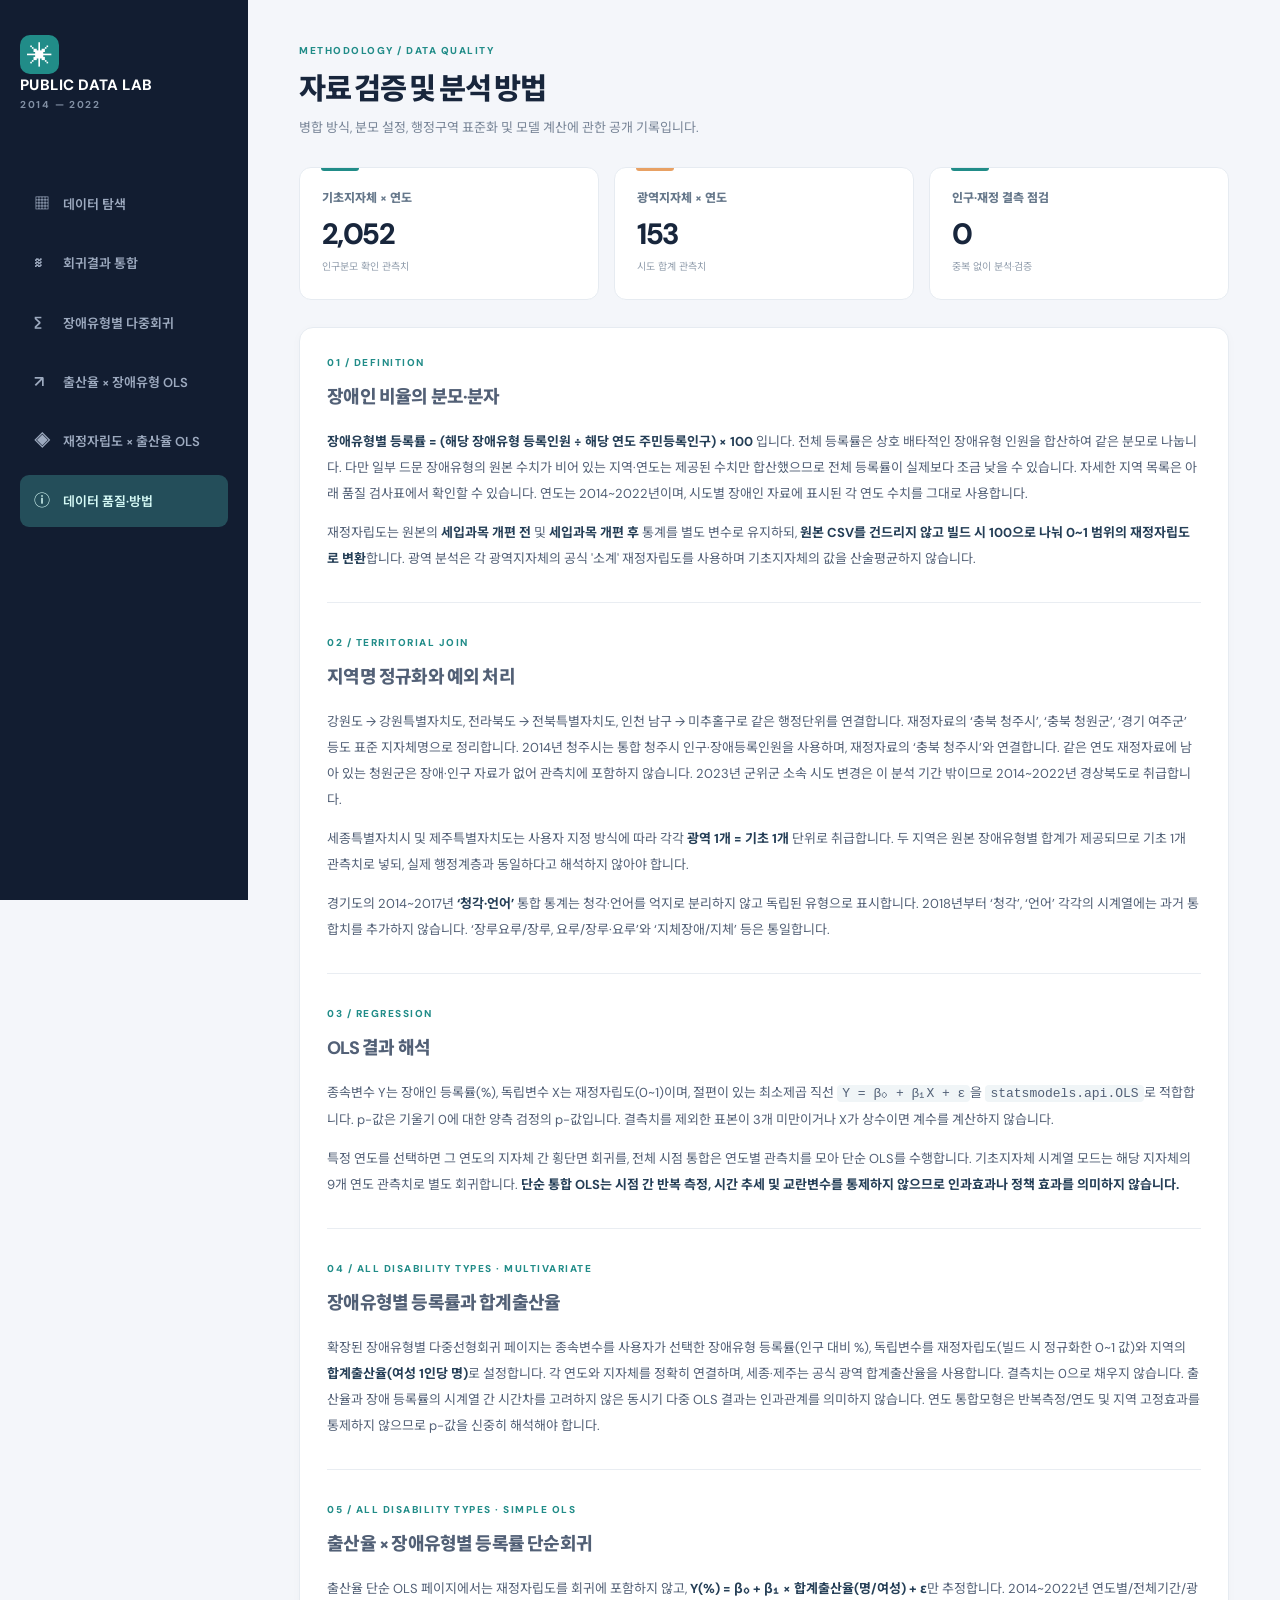
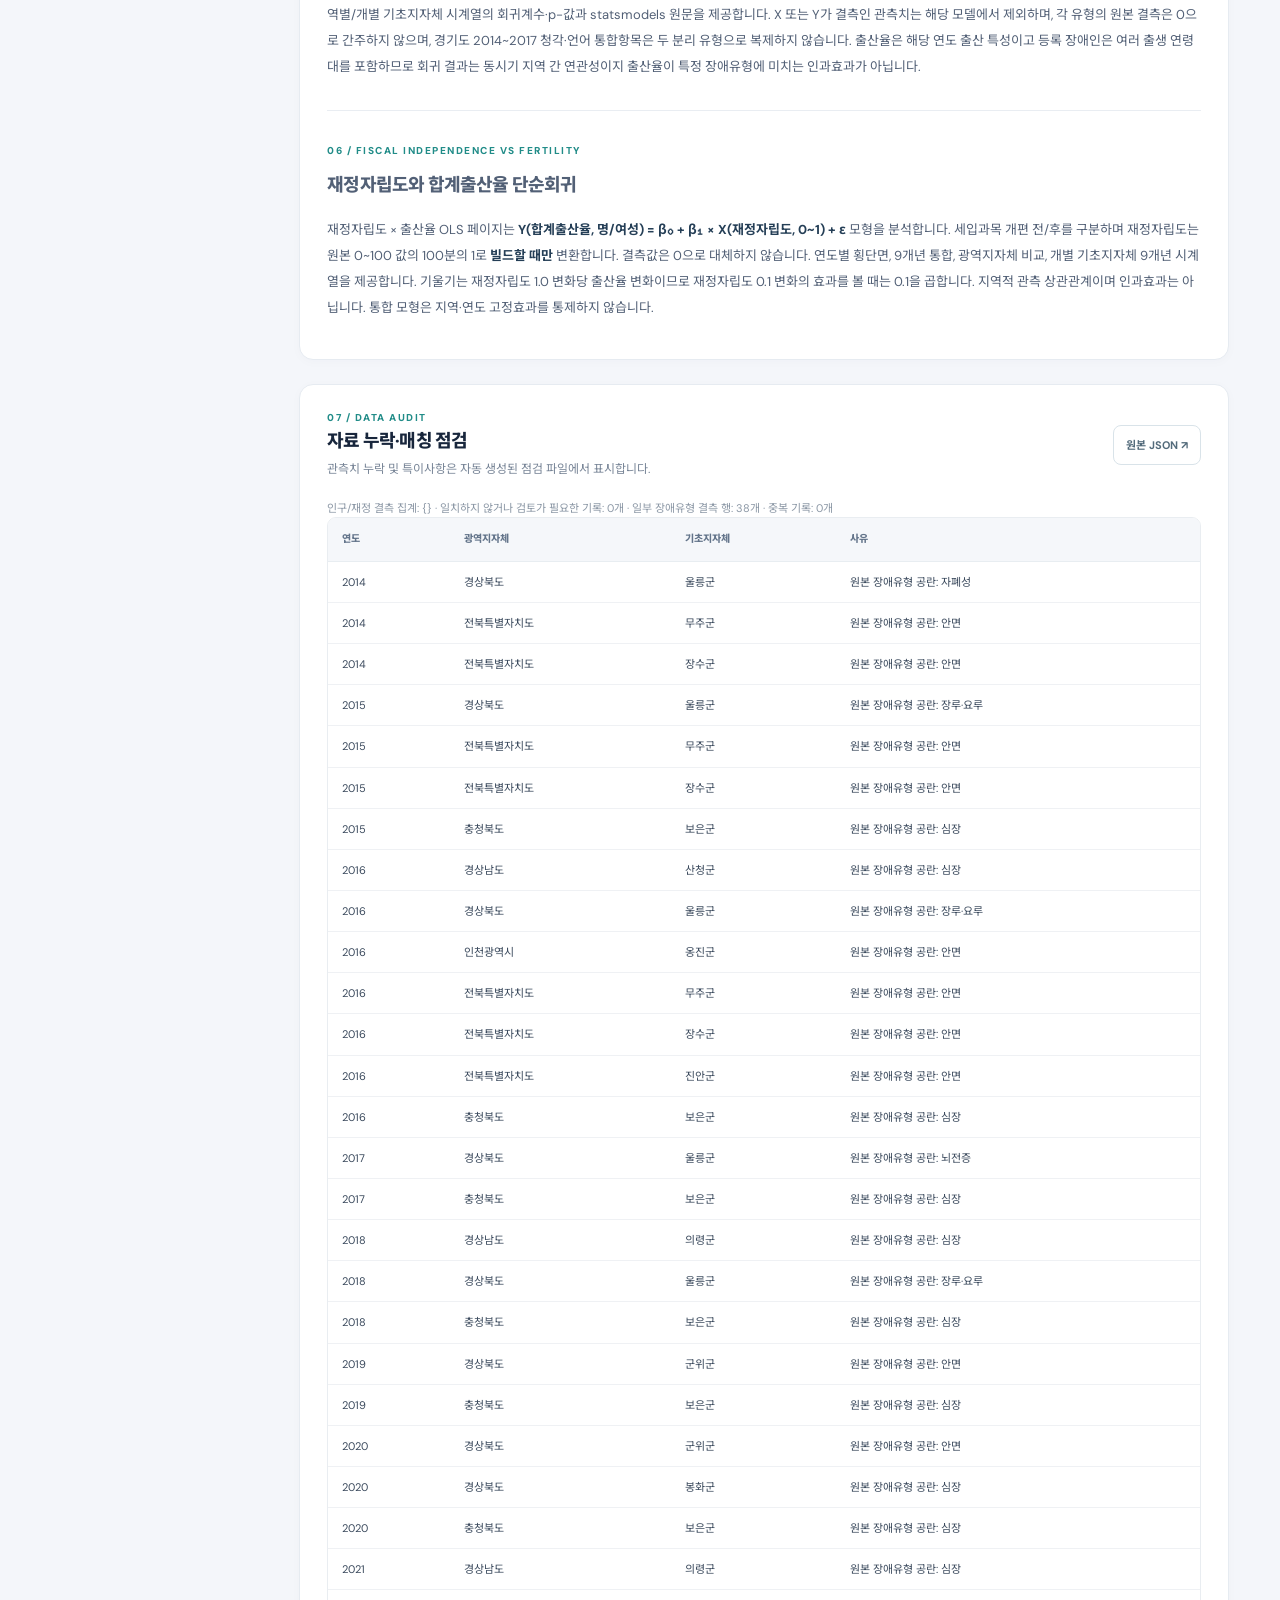
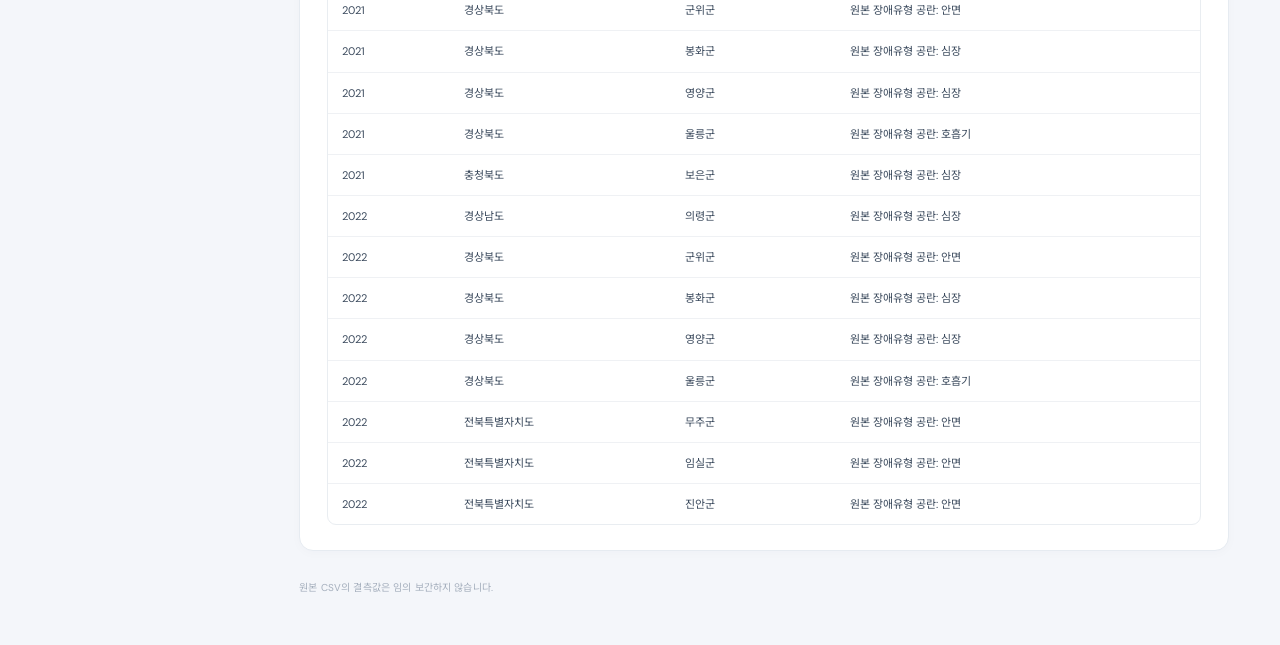
<file: site/quality.html>
<!doctype html><html lang="ko"><head><meta charset="utf-8"><meta name="viewport" content="width=device-width,initial-scale=1"><title>자료 검증·분석 방법 | Public Data Lab</title><link rel="stylesheet" href="assets/css/style.css"><script defer src="assets/js/common.js"></script><script defer src="assets/js/quality.js"></script></head><body>
<div class="app-shell"><aside class="sidebar"><div class="brand-mark">✳</div><div class="brand-text">PUBLIC DATA LAB<span>2014 — 2022</span></div><nav class="navigation"><a href="index.html"><span>▦</span> 데이터 탐색</a><a href="results.html"><span>≋</span> 회귀결과 통합</a><a href="multivariate.html"><span>∑</span> 장애유형별 다중회귀</a><a href="birth-ols.html"><span>↗</span> 출산율 × 장애유형 OLS</a><a href="fiscal-birth.html"><span>◈</span> 재정자립도 × 출산율 OLS</a><a class="active" href="quality.html"><span>ⓘ</span> 데이터 품질·방법</a></nav></aside><main class="main-area"><header class="page-header"><div><div class="eyebrow">METHODOLOGY / DATA QUALITY</div><h1>자료 검증 및 분석 방법</h1><p class="lead">병합 방식, 분모 설정, 행정구역 표준화 및 모델 계산에 관한 공개 기록입니다.</p></div></header>
<section class="kpi-grid three"><div class="kpi"><div class="kpi-label">기초지자체 × 연도</div><div class="kpi-value" id="quality-n">—</div><div class="kpi-foot">인구분모 확인 관측치</div></div><div class="kpi"><div class="kpi-label">광역지자체 × 연도</div><div class="kpi-value" id="quality-p">—</div><div class="kpi-foot">시도 합계 관측치</div></div><div class="kpi"><div class="kpi-label">인구·재정 결측 점검</div><div class="kpi-value" id="quality-missing">—</div><div class="kpi-foot">중복 없이 분석·검증</div></div></section>
<section class="panel prose"><div class="eyebrow">01 / DEFINITION</div><h2>장애인 비율의 분모·분자</h2><p><strong>장애유형별 등록률 = (해당 장애유형 등록인원 ÷ 해당 연도 주민등록인구) × 100</strong> 입니다. 전체 등록률은 상호 배타적인 장애유형 인원을 합산하여 같은 분모로 나눕니다. 다만 일부 드문 장애유형의 원본 수치가 비어 있는 지역·연도는 제공된 수치만 합산했으므로 전체 등록률이 실제보다 조금 낮을 수 있습니다. 자세한 지역 목록은 아래 품질 검사표에서 확인할 수 있습니다. 연도는 2014~2022년이며, 시도별 장애인 자료에 표시된 각 연도 수치를 그대로 사용합니다.</p><p>재정자립도는 원본의 <strong>세입과목 개편 전</strong> 및 <strong>세입과목 개편 후</strong> 통계를 별도 변수로 유지하되, <strong>원본 CSV를 건드리지 않고 빌드 시 100으로 나눠 0~1 범위의 재정자립도로 변환</strong>합니다. 광역 분석은 각 광역지자체의 공식 '소계' 재정자립도를 사용하며 기초지자체의 값을 산술평균하지 않습니다.</p><div class="small-divider"></div><div class="eyebrow">02 / TERRITORIAL JOIN</div><h2>지역명 정규화와 예외 처리</h2><p>강원도 → 강원특별자치도, 전라북도 → 전북특별자치도, 인천 남구 → 미추홀구로 같은 행정단위를 연결합니다. 재정자료의 ‘충북 청주시’, ‘충북 청원군’, ‘경기 여주군’ 등도 표준 지자체명으로 정리합니다. 2014년 청주시는 통합 청주시 인구·장애등록인원을 사용하며, 재정자료의 ‘충북 청주시’와 연결합니다. 같은 연도 재정자료에 남아 있는 청원군은 장애·인구 자료가 없어 관측치에 포함하지 않습니다. 2023년 군위군 소속 시도 변경은 이 분석 기간 밖이므로 2014~2022년 경상북도로 취급합니다.</p><p>세종특별자치시 및 제주특별자치도는 사용자 지정 방식에 따라 각각 <strong>광역 1개 = 기초 1개</strong> 단위로 취급합니다. 두 지역은 원본 장애유형별 합계가 제공되므로 기초 1개 관측치로 넣되, 실제 행정계층과 동일하다고 해석하지 않아야 합니다.</p><p>경기도의 2014~2017년 <strong>‘청각·언어’</strong> 통합 통계는 청각·언어를 억지로 분리하지 않고 독립된 유형으로 표시합니다. 2018년부터 ‘청각’, ‘언어’ 각각의 시계열에는 과거 통합치를 추가하지 않습니다. ‘장루요루/장루, 요루/장루·요루’와 ‘지체장애/지체’ 등은 통일합니다.</p><div class="small-divider"></div><div class="eyebrow">03 / REGRESSION</div><h2>OLS 결과 해석</h2><p>종속변수 Y는 장애인 등록률(%), 독립변수 X는 재정자립도(0~1)이며, 절편이 있는 최소제곱 직선 <code>Y = β₀ + β₁X + ε</code>을 <code>statsmodels.api.OLS</code>로 적합합니다. p-값은 기울기 0에 대한 양측 검정의 p-값입니다. 결측치를 제외한 표본이 3개 미만이거나 X가 상수이면 계수를 계산하지 않습니다.</p><p>특정 연도를 선택하면 그 연도의 지자체 간 횡단면 회귀를, 전체 시점 통합은 연도별 관측치를 모아 단순 OLS를 수행합니다. 기초지자체 시계열 모드는 해당 지자체의 9개 연도 관측치로 별도 회귀합니다. <strong>단순 통합 OLS는 시점 간 반복 측정, 시간 추세 및 교란변수를 통제하지 않으므로 인과효과나 정책 효과를 의미하지 않습니다.</strong></p><div class="small-divider"></div><div class="eyebrow">04 / ALL DISABILITY TYPES · MULTIVARIATE</div><h2>장애유형별 등록률과 합계출산율</h2><p>확장된 <a href="multivariate.html">장애유형별 다중선형회귀 페이지</a>는 종속변수를 사용자가 선택한 장애유형 등록률(인구 대비 %), 독립변수를 재정자립도(빌드 시 정규화한 0~1 값)와 지역의 <strong>합계출산율(여성 1인당 명)</strong>로 설정합니다. 각 연도와 지자체를 정확히 연결하며, 세종·제주는 공식 광역 합계출산율을 사용합니다. 결측치는 0으로 채우지 않습니다. 출산율과 장애 등록률의 시계열 간 시간차를 고려하지 않은 동시기 다중 OLS 결과는 인과관계를 의미하지 않습니다. 연도 통합모형은 반복측정/연도 및 지역 고정효과를 통제하지 않으므로 p-값을 신중히 해석해야 합니다.</p><div class="small-divider"></div><div class="eyebrow">05 / ALL DISABILITY TYPES · SIMPLE OLS</div><h2>출산율 × 장애유형별 등록률 단순회귀</h2><p><a href="birth-ols.html">출산율 단순 OLS 페이지</a>에서는 재정자립도를 회귀에 포함하지 않고, <strong>Y(%) = β₀ + β₁ × 합계출산율(명/여성) + ε</strong>만 추정합니다. 2014~2022년 연도별/전체기간/광역별/개별 기초지자체 시계열의 회귀계수·p-값과 statsmodels 원문을 제공합니다. X 또는 Y가 결측인 관측치는 해당 모델에서 제외하며, 각 유형의 원본 결측은 0으로 간주하지 않으며, 경기도 2014~2017 청각·언어 통합항목은 두 분리 유형으로 복제하지 않습니다. 출산율은 해당 연도 출산 특성이고 등록 장애인은 여러 출생 연령대를 포함하므로 회귀 결과는 동시기 지역 간 연관성이지 출산율이 특정 장애유형에 미치는 인과효과가 아닙니다.</p><div class="small-divider"></div><div class="eyebrow">06 / FISCAL INDEPENDENCE VS FERTILITY</div><h2>재정자립도와 합계출산율 단순회귀</h2><p><a href="fiscal-birth.html">재정자립도 × 출산율 OLS 페이지</a>는 <strong>Y(합계출산율, 명/여성) = β₀ + β₁ × X(재정자립도, 0~1) + ε</strong> 모형을 분석합니다. 세입과목 개편 전/후를 구분하며 재정자립도는 원본 0~100 값의 100분의 1로 <strong>빌드할 때만</strong> 변환합니다. 결측값은 0으로 대체하지 않습니다. 연도별 횡단면, 9개년 통합, 광역지자체 비교, 개별 기초지자체 9개년 시계열을 제공합니다. 기울기는 재정자립도 1.0 변화당 출산율 변화이므로 재정자립도 0.1 변화의 효과를 볼 때는 0.1을 곱합니다. 지역적 관측 상관관계이며 인과효과는 아닙니다. 통합 모형은 지역·연도 고정효과를 통제하지 않습니다.</p></section>
<section class="panel"><div class="panel-title-row"><div><div class="eyebrow">07 / DATA AUDIT</div><h2>자료 누락·매칭 점검</h2><p class="subtle">관측치 누락 및 특이사항은 자동 생성된 점검 파일에서 표시합니다.</p></div><a class="outline-button" href="data/quality.json">원본 JSON ↗</a></div><p id="quality-summary" class="panel-note"></p><div class="table-scroll"><table><thead><tr><th>연도</th><th>광역지자체</th><th>기초지자체</th><th>사유</th></tr></thead><tbody id="issues"></tbody></table></div></section><footer class="footer">원본 CSV의 결측값은 임의 보간하지 않습니다.</footer></main></div></body></html>
</file>
<file: site/assets/css/style.css>
@import url('https://fonts.googleapis.com/css2?family=DM+Sans:wght@400;500;600;700&family=Noto+Sans+KR:wght@400;500;600;700;800&display=swap');
:root{--bg:#f4f6fa;--paper:#fff;--ink:#18263c;--muted:#788597;--line:#e6ebf1;--accent:#218c88;--accent-dark:#177775;--teal-soft:#e7f7f4;--orange:#e8a164;--nav:#121d31;--radius:14px}*{box-sizing:border-box}html{scroll-behavior:smooth}body{margin:0;background:var(--bg);color:var(--ink);font:14px/1.65 'DM Sans','Noto Sans KR',sans-serif}button,input,select{font:inherit}button,a,select,input{outline-offset:2px}a{color:inherit;text-decoration:none}.app-shell{display:flex;min-height:100vh}.sidebar{width:248px;flex-shrink:0;background:var(--nav);color:#ced7e2;min-height:100vh;padding:35px 20px;position:sticky;top:0;height:100vh;display:flex;flex-direction:column}.brand-mark{width:39px;height:39px;background:var(--accent);color:white;display:grid;place-items:center;border-radius:10px;font-size:26px;float:left;margin-right:12px}.brand-text{font-size:15px;color:#fff;font-weight:800;letter-spacing:.03em;padding-top:1px;line-height:1.35}.brand-text span{display:block;font-size:10px;color:#8290a4;letter-spacing:.17em;font-weight:700;margin-top:3px}.navigation{margin-top:66px;display:flex;flex-direction:column;gap:7px}.navigation a{padding:13px 14px;border-radius:9px;font-size:13px;color:#9daabf;font-weight:600}.navigation a span{display:inline-block;width:26px;font-size:16px}.navigation a.active{background:#244e5a;color:#d6faf6}.navigation a:hover:not(.active){background:#202d42;color:#e9f1fc}.sidebar-bottom{margin-top:auto;color:#8290a4;font-size:12px;line-height:1.8}.sidebar-eyebrow,.eyebrow{font-size:10px;letter-spacing:.15em;color:var(--accent);font-weight:800}.sidebar-eyebrow{color:#62cac2}.small-divider{border-top:1px solid #e9edf2;margin:25px 0}.sidebar .small-divider{border-color:#2f3c51}.main-area{flex:1;min-width:0;max-width:1580px;padding:43px clamp(25px,4vw,66px) 24px;margin:0 auto}.page-header{display:flex;justify-content:space-between;align-items:flex-start;gap:35px;margin-bottom:29px}.page-header h1{font-size:clamp(24px,2.3vw,35px);letter-spacing:-.055em;line-height:1.3;margin:10px 0 9px;font-weight:800}.lead{font-size:13px;color:var(--muted);margin:0}.year-range{font-weight:700;font-size:24px;white-space:nowrap;color:#273951;letter-spacing:-.06em;margin-top:20px}.year-range span{color:#96d1ca;margin:0 9px}.year-range div{text-align:right;letter-spacing:.18em;font-size:10px;color:#9babb7}.filter-panel,.panel{background:var(--paper);border:1px solid var(--line);border-radius:var(--radius);box-shadow:0 2px 11px rgba(39,60,82,.022)}.filter-panel{padding:25px 29px;margin-bottom:34px}.filter-header,.panel-title-row{display:flex;align-items:center;justify-content:space-between;gap:17px}.filter-header{margin-bottom:17px}.filter-header h2,.panel h2,.section-top h2{font-size:18px;letter-spacing:-.045em;margin:0;font-weight:800}.subtle{color:var(--muted);font-size:12px;margin:4px 0 0}.filter-grid{display:grid;grid-template-columns:repeat(5,minmax(135px,1fr));gap:14px}.filter-grid.four-col{grid-template-columns:repeat(4,minmax(145px,1fr))}.filter-grid label{display:flex;flex-direction:column;gap:8px;font-size:11px;font-weight:800;color:#54657b;letter-spacing:.01em}select,input[type=search]{height:41px;border:1px solid #e2e7ee;background:#f9fafc;border-radius:8px;color:#25344b;padding:0 10px;width:100%;max-width:100%;font-size:12px;min-width:0}select:disabled{opacity:.5}select:focus,input:focus{border-color:var(--accent);outline:2px solid #d8f4f0}.time-row{margin-top:22px;border-top:1px solid var(--line);padding-top:19px;display:flex;align-items:center;gap:32px}.switchlabel{display:flex;gap:10px;align-items:center;white-space:nowrap;font-size:12px;font-weight:700;cursor:pointer}.switchlabel input{width:16px;height:16px;accent-color:var(--accent)}.year-control{flex:1;min-width:100px}.year-control #year-caption{font-weight:800;font-size:13px}.year-control input[type=range]{display:block;width:100%;height:9px;cursor:pointer;accent-color:var(--accent);margin:12px 0 0}.year-control input:disabled{opacity:.35}.year-ticks{display:flex;justify-content:space-between;color:#9aa5b2;font-size:10px}.section-top{display:flex;align-items:end;justify-content:space-between;margin:0 0 14px}.section-top h2{font-size:21px;margin:5px 0 0}.pill{background:var(--teal-soft);color:var(--accent-dark);font-size:11px;padding:7px 13px;border-radius:50px;font-weight:800}.kpi-grid{display:grid;grid-template-columns:repeat(4,minmax(0,1fr));gap:15px;margin-bottom:27px}.kpi-grid.three{grid-template-columns:repeat(3,minmax(0,1fr))}.kpi{background:#fff;border:1px solid var(--line);border-radius:12px;padding:21px 22px;min-height:133px;position:relative}.kpi::before{content:"";position:absolute;left:21px;top:0;width:38px;height:3px;background:var(--accent);border-radius:0 0 3px 3px}.kpi:nth-child(even)::before{background:var(--orange)}.kpi-label{font-size:12px;color:#66788b;font-weight:800}.kpi-label span{font-family:Georgia,serif;font-style:italic;color:#a0aebd;margin-left:4px}.kpi-value{font-size:clamp(22px,2.3vw,33px);font-weight:800;line-height:1.7;letter-spacing:-.045em;white-space:nowrap;font-variant-numeric:tabular-nums}.kpi-foot{color:#919dac;font-size:10px;line-height:1.5}.panel{padding:25px 27px;margin-bottom:24px}.panel-title-row{margin-bottom:19px}.legend{display:flex;gap:15px;align-items:center;color:#8492a1;font-size:11px;white-space:nowrap}.legend-dot,.legend-line{display:inline-block;vertical-align:middle;margin-right:5px}.legend-dot{height:8px;width:8px;border-radius:50%;background:#3e9b93}.legend-line{height:2px;width:20px;background:#e7a260}.chart-wrap{position:relative;height:220px;min-width:0}.chart-large{height:430px}.chart-wrap canvas{max-width:100%;max-height:100%}.chart-message{color:var(--muted);font-size:12px;margin:0}.trend-grid{display:grid;grid-template-columns:repeat(2,minmax(0,1fr));gap:21px}.mini-chart{border:1px solid #eef0f5;border-radius:10px;padding:16px 13px 12px}.mini-chart h3{margin:0 0 5px 8px;font-size:12px;font-weight:800;color:#344a61}.mini-chart h3 span{color:#8fa5b5}.text-link{font-size:11px;font-weight:700;color:var(--accent)}.panel-note{color:#8b97a5;font-size:11px;margin:15px 0 0}.table-controls{display:flex;gap:8px;align-items:center}.table-controls input{width:195px}.outline-button,.pager{border:1px solid #d9e3e9;border-radius:8px;background:#fff;color:#536b7b;font-size:11px;font-weight:700;padding:10px 12px;cursor:pointer;white-space:nowrap}.outline-button:hover,.pager:hover:not(:disabled){border-color:var(--accent);color:var(--accent)}.pager:disabled{opacity:.3;cursor:default}.table-scroll{overflow:auto;width:100%;border:1px solid #e9edf1;border-radius:9px}table{border-collapse:collapse;width:100%;min-width:720px;font-size:11px}thead{background:#f5f7fa}th{font-size:10px;color:#63748a;text-align:left;white-space:nowrap;font-weight:800;padding:13px 14px;border-bottom:1px solid #e8edf1}td{color:#3b4a5d;padding:11px 14px;border-bottom:1px solid #eff1f4;white-space:nowrap}td:nth-last-child(-n+4){font-variant-numeric:tabular-nums}tbody tr:last-child td{border-bottom:0}tbody tr:hover{background:#f0faf8}.num{text-align:right}.table-footer{display:flex;justify-content:space-between;align-items:center;font-size:11px;color:#7e8d9e;margin-top:13px;gap:10px}.table-footer>div{display:flex;align-items:center;gap:9px}.raw-panel pre{max-height:550px;overflow:auto;white-space:pre;line-height:1.52;background:#101a29;color:#c8dedb;padding:20px;border-radius:8px;font-size:11px;margin:15px 0 0}.raw-panel button{cursor:pointer}.model-link{font-weight:800;color:var(--accent);border:0;background:transparent;cursor:pointer}.tag-error{color:#ac563d;font-weight:700}.footer{color:#a5afbd;font-size:10px;padding:5px 0 25px;letter-spacing:.015em}.prose{font-size:13px;line-height:2;color:#526076}.prose h2{margin:6px 0 14px}.prose strong{color:#243e56}.prose .small-divider{margin:30px 0}.prose code{background:#f0f5f7;padding:1px 5px;border-radius:4px}#year:disabled{cursor:not-allowed}.error-banner{color:#8d4c32;background:#fff1e5;padding:12px;border-radius:8px}@media (max-width:1180px){.sidebar{width:205px;padding:30px 15px}.main-area{padding:37px 22px}.filter-grid,.filter-grid.four-col{grid-template-columns:repeat(3,minmax(130px,1fr))}.kpi{padding:19px 16px}.kpi-value{font-size:25px}}@media (max-width:780px){.app-shell{display:block}.sidebar{position:relative;width:100%;height:auto;min-height:0;display:block;padding:15px 17px}.navigation{margin:15px 0 0;flex-direction:row;overflow:auto}.navigation a{white-space:nowrap;padding:9px}.sidebar-bottom{display:none}.main-area{padding:24px 15px}.year-range{display:none}.filter-grid,.filter-grid.four-col{grid-template-columns:repeat(2,minmax(0,1fr))}.filter-panel,.panel{padding:19px 16px}.filter-header{display:block}.time-row{display:block}.year-control{margin-top:15px}.kpi-grid,.kpi-grid.three{grid-template-columns:repeat(2,minmax(0,1fr));gap:9px}.kpi{min-height:115px}.kpi-value{font-size:24px}.trend-grid{grid-template-columns:1fr}.chart-large{height:350px}.panel-title-row{align-items:start}.legend{display:none}.table-controls{flex-wrap:wrap}.table-controls input{width:160px}}@media(max-width:450px){.filter-grid,.filter-grid.four-col{grid-template-columns:1fr}.kpi-grid,.kpi-grid.three{grid-template-columns:1fr 1fr}.kpi{padding:16px 12px;min-height:120px}.kpi-value{font-size:20px}.switchlabel{white-space:normal}}
</file>
